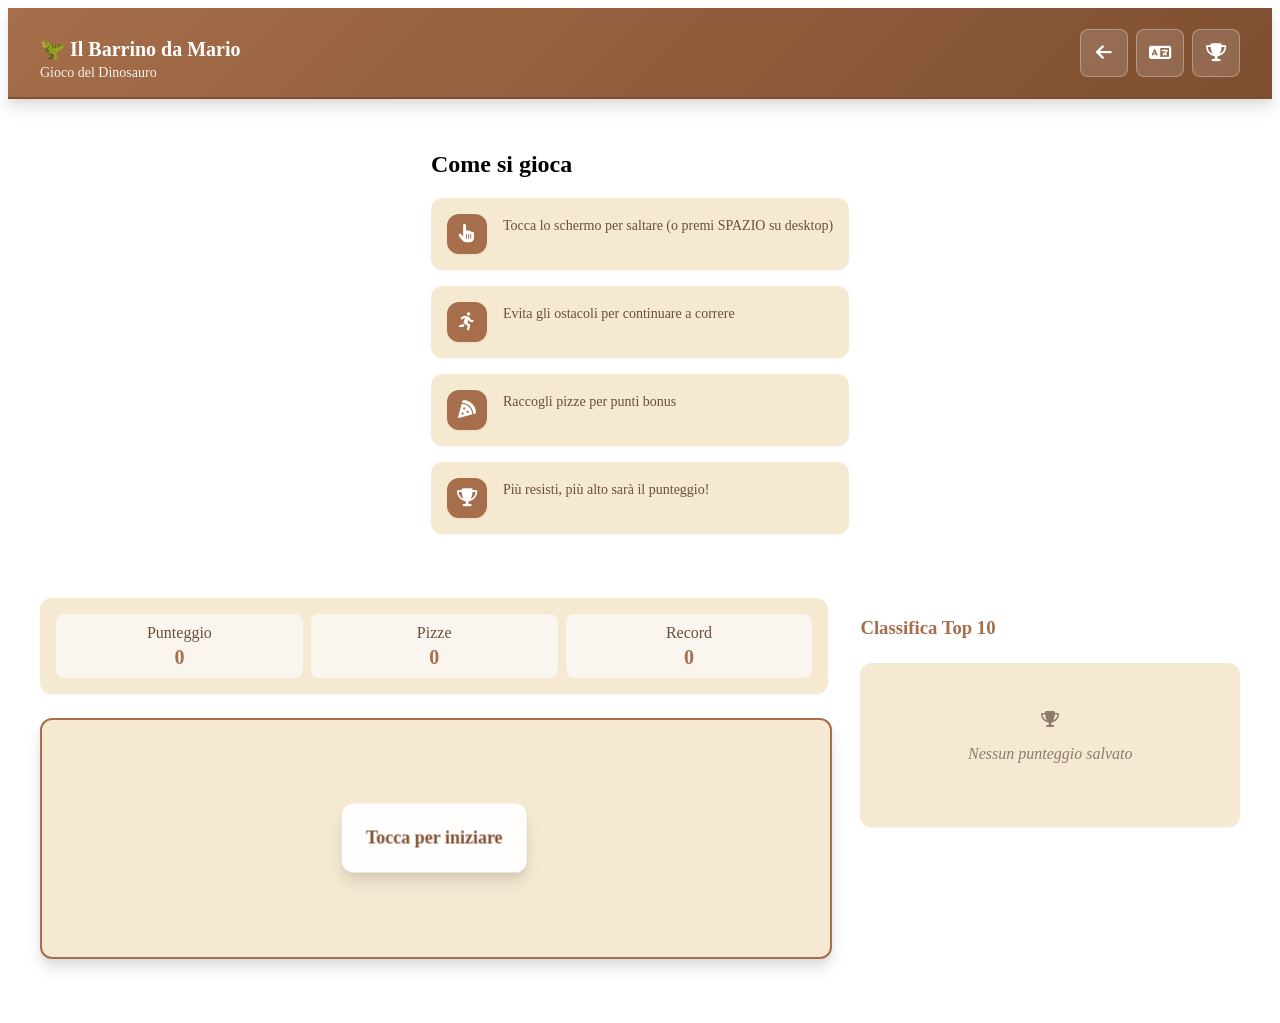
<file: gioco.html>
<!doctype html>
<html lang="it">
<head>
  <meta charset="utf-8" />
  <meta name="viewport" content="width=device-width, initial-scale=1, maximum-scale=1, user-scalable=no" />
  <meta name="theme-color" content="#A66E4A" />
  <meta name="mobile-web-app-capable" content="yes" />
  <meta name="apple-mobile-web-app-status-bar-style" content="black-translucent" />

  <title>Il Barrino da Mario • Gioco del Dinosauro</title>
  <meta name="description" content="Gioco del Dinosauro: salta gli ostacoli, raccogli pizze e scala la classifica del Barrino da Mario." />

  <!-- Styles -->
  <link rel="stylesheet" href="src/css/variables.css" />
  <link rel="stylesheet" href="src/css/game.css" />
  <link rel="stylesheet" href="src/css/responsive.css" />

  <!-- Icons -->
  <link rel="preconnect" href="https://cdnjs.cloudflare.com" crossorigin />
  <link rel="stylesheet" href="https://cdnjs.cloudflare.com/ajax/libs/font-awesome/6.4.0/css/all.min.css" />

  <!-- App scripts (defer) -->
  <script src="src/js/core/translationService.js" defer></script>
  <script src="src/js/features/game.js" defer></script>
</head>

<body class="game-page">
  <a class="sr-only sr-only-focusable" href="#game-main">Vai al gioco</a>

  <!-- Loading -->
  <div class="loading-screen" id="loading-screen" aria-label="Caricamento" role="status">
    <div class="loading-spinner" aria-hidden="true"></div>
  </div>

  <!-- App shell -->
  <div class="game-container" id="game-container">
    <!-- Header / Navbar -->
    <header class="game-header" role="banner">
      <div class="game-header-content">
        <div class="game-logo" aria-label="Titolo gioco">
          <h1>🦖 Il Barrino da Mario</h1>
          <p id="game-subtitle">Gioco del Dinosauro</p>
        </div>

        <!-- IMPORTANT: questi sono i 3 tasti navbar (ID usati dal JS) -->
        <nav class="game-controls" aria-label="Navigazione gioco">
          <button class="btn btn-secondary btn-icon" id="btn-back-menu" type="button" aria-label="Torna al menu principale">
            <i class="fas fa-arrow-left" aria-hidden="true"></i>
          </button>

          <button class="btn btn-secondary btn-icon" id="btn-language" type="button" aria-label="Cambia lingua">
            <i class="fas fa-language" aria-hidden="true"></i>
          </button>

          <button class="btn btn-secondary btn-icon" id="btn-leaderboard" type="button" aria-label="Visualizza classifica">
            <i class="fas fa-trophy" aria-hidden="true"></i>
          </button>
        </nav>
      </div>
    </header>

    <!-- Instructions -->
    <section class="game-instructions" aria-labelledby="instructions-title">
      <h2 id="instructions-title">Come si gioca</h2>

      <div class="instructions-grid" role="list">
        <article class="instruction-item" role="listitem">
          <div class="instruction-icon" aria-hidden="true"><i class="fas fa-hand-pointer"></i></div>
          <p id="instruction-tap">Tocca lo schermo per saltare (o premi SPAZIO su desktop)</p>
        </article>

        <article class="instruction-item" role="listitem">
          <div class="instruction-icon" aria-hidden="true"><i class="fas fa-running"></i></div>
          <p id="instruction-avoid">Evita gli ostacoli per continuare a correre</p>
        </article>

        <article class="instruction-item" role="listitem">
          <div class="instruction-icon" aria-hidden="true"><i class="fas fa-pizza-slice"></i></div>
          <p id="instruction-collect">Raccogli pizze per punti bonus</p>
        </article>

        <article class="instruction-item" role="listitem">
          <div class="instruction-icon" aria-hidden="true"><i class="fas fa-trophy"></i></div>
          <p id="instruction-score">Più resisti, più alto sarà il punteggio!</p>
        </article>
      </div>
    </section>

    <!-- Main -->
    <main class="game-area" id="game-main">
      <div class="game-layout">
        <!-- Game play -->
        <section class="game-play" aria-labelledby="game-title">
          <h2 class="sr-only" id="game-title">Area di gioco</h2>

          <!-- Stats -->
          <div class="game-stats" role="region" aria-label="Statistiche di gioco">
            <div class="stat-item">
              <span id="label-score">Punteggio</span>
              <span class="stat-value" id="score" aria-live="polite">0</span>
            </div>

            <div class="stat-item">
              <span id="label-pizzas">Pizze</span>
              <span class="stat-value" id="pizzas" aria-live="polite">0</span>
            </div>

            <div class="stat-item">
              <span id="label-best">Record</span>
              <span class="stat-value" id="best-score" aria-live="polite">0</span>
            </div>
          </div>

          <!-- Canvas -->
          <div class="game-canvas-container">
            <canvas id="gameCanvas" width="1000" height="300" role="img" aria-label="Canvas del gioco"></canvas>

            <div class="game-controls-text" id="game-controls-text" aria-hidden="true">
              <span id="start-prompt">Tocca per iniziare</span>
            </div>
          </div>
        </section>

        <!-- Sidebar leaderboard preview -->
        <aside class="game-sidebar" aria-label="Classifica Top 10">
          <section class="leaderboard-section" aria-labelledby="leaderboard-title">
            <h3 id="leaderboard-title">Classifica Top 10</h3>

            <div class="leaderboard-container">
              <ul class="leaderboard-list" id="leaderboard-list" role="list">
                <li class="no-scores-game">
                  <i class="fas fa-trophy" aria-hidden="true"></i>
                  <p id="no-scores-text">Nessun punteggio salvato</p>
                </li>
              </ul>
            </div>
          </section>
        </aside>
      </div>
    </main>
  </div>

  <!-- Game over modal -->
  <dialog class="game-over-modal" id="game-over-modal" role="dialog" aria-modal="true" aria-labelledby="game-over-title">
    <div class="game-over-content">
      <h2 id="game-over-title">Game Over!</h2>
      <p id="game-over-message">Punteggio finale</p>
      <div class="final-score" id="final-score" aria-live="assertive">0</div>

      <!-- Save score -->
      <form class="save-score-section" id="save-score-section" aria-labelledby="save-score-title">
        <h3 class="sr-only" id="save-score-title">Salva il tuo punteggio</h3>

        <label for="player-name" id="label-player-name">Il tuo nome:</label>
        <input
          id="player-name"
          name="player-name"
          type="text"
          maxlength="20"
          autocomplete="off"
          placeholder="Inserisci nome..."
          aria-required="true"
        />

        <button class="btn btn-secondary" id="use-random-name" type="button">
          <i class="fas fa-dice" aria-hidden="true"></i>
          <span id="random-name-text">Nome casuale</span>
        </button>

        <div class="save-score-actions">
          <button class="btn btn-primary" id="save-score-btn" type="button">
            <i class="fas fa-save" aria-hidden="true"></i>
            <span id="save-score-text">Salva</span>
          </button>

          <button class="btn btn-secondary" id="skip-save-btn" type="button">
            <span id="skip-save-text">Salta</span>
          </button>
        </div>
      </form>

      <div class="game-over-actions">
        <button class="btn btn-primary" id="restartBtn" type="button">
          <i class="fas fa-redo" aria-hidden="true"></i>
          <span id="restart-text">Riprova</span>
        </button>

        <button class="btn btn-secondary" id="view-leaderboard-btn" type="button">
          <i class="fas fa-trophy" aria-hidden="true"></i>
          <span id="view-leaderboard-text">Classifica</span>
        </button>
      </div>
    </div>
  </dialog>

  <!-- Language selector modal -->
  <dialog class="language-selector hidden" id="language-selector" role="dialog" aria-modal="true" aria-labelledby="language-title">
    <div class="language-selector-content">
      <header class="language-selector-header">
        <h3 id="language-title">Seleziona lingua</h3>
        <button class="btn btn-icon close-btn" id="close-language-btn" type="button" aria-label="Chiudi selezione lingua">
          <i class="fas fa-times" aria-hidden="true"></i>
        </button>
      </header>

      <div class="language-selector-body" id="language-options">
        <!-- Popolato da JS -->
      </div>
    </div>
  </dialog>

  <!-- Full leaderboard modal -->
  <dialog class="modal leaderboard-modal hidden" id="leaderboard-modal" role="dialog" aria-modal="true" aria-labelledby="modal-leaderboard-title">
    <div class="modal-content">
      <header class="modal-header">
        <h3 id="modal-leaderboard-title">Classifica completa</h3>
        <button class="btn btn-icon close-btn" id="close-leaderboard-modal" type="button" aria-label="Chiudi classifica">
          <i class="fas fa-times" aria-hidden="true"></i>
        </button>
      </header>

      <div class="modal-body">
        <div class="leaderboard-container">
          <ul class="leaderboard-list" id="modal-leaderboard-list" role="list">
            <li class="no-scores">
              <i class="fas fa-trophy" aria-hidden="true"></i>
              <p>Nessun punteggio salvato</p>
            </li>
          </ul>
        </div>

        <div class="modal-footer">
          <button class="btn btn-primary" id="play-again-btn" type="button">
            <i class="fas fa-play" aria-hidden="true"></i>
            <span>Gioca ancora</span>
          </button>
        </div>
      </div>
    </div>
  </dialog>

  <noscript>
    <div class="noscript">
      Questo gioco richiede JavaScript attivo.
    </div>
  </noscript>
</body>
</html>
</file>
<file: src/css/variables.css>
/* CSS Variables - Warm Light Beige Palette */
:root {
  /* ——————————————————————————————————————————————————————————————————————————————
     Core Brand Colors
     —————————————————————————————————————————————————————————————————————————————— */
  --color-primary:       #A66E4A; /* terracotta scuro */
  --color-primary-light: #C09070; /* terracotta chiaro */
  --color-primary-dark:  #7D4E30; /* terracotta profondo */
  
  --color-secondary:     #F5E9D2; /* crema tenue */
  --color-accent:        #E8B588; /* pesca morbida */

  /* ——————————————————————————————————————————————————————————————————————————————
     Background & Surface
     —————————————————————————————————————————————————————————————————————————————— */
  --color-background:         #FAF5EE; /* beige chiaro */
  --color-background-dark:    #724200; /* fondo scuro eventuale */
  
  --color-surface:            #F5E9D2; /* superficie principale */
  --color-surface-elevated:   #FFFFFF; /* superfici elevate */
  --color-surface-hover:      #EFE4D0; /* hover sui surface */

  /* ——————————————————————————————————————————————————————————————————————————————
     Text Palette
     —————————————————————————————————————————————————————————————————————————————— */
  --color-text:        #4A3022; /* marrone scuro */
  --color-text-light:  #6B4F3A; /* marrone medio */
  --color-text-muted:  #8D7C6D; /* taupe morbido */
  --color-text-inverse: #FFFFFF; /* testo su sfondo scuro */

  /* ——————————————————————————————————————————————————————————————————————————————
     Status Indicators
     —————————————————————————————————————————————————————————————————————————————— */
  --color-success:       #6A9A46; /* verde caldo */
  --color-success-light: #D9EAD3; /* verde chiaro */

  --color-warning:       #E4A76C; /* ambra calda */
  --color-warning-light: #F5E1C9; /* ambra chiaro */

  --color-error:         #D9574F; /* rosso ruggine */
  --color-error-light:   #F4C8C6; /* rosa cipria */

  --color-info:          #1390CE; /* azzurro tenue */
  --color-info-light:    #DCEEF7; /* azzurro chiarissimo */

  /* ——————————————————————————————————————————————————————————————————————————————
     Borders & Dividers
     —————————————————————————————————————————————————————————————————————————————— */
  --color-border:       #E5D7C1; /* beige medio */
  --color-border-light: #EFE4D0; /* beige chiaro */
  --color-border-dark:  #C4B39A; /* marrone chiaro */

  /* ——————————————————————————————————————————————————————————————————————————————
     Interactive States
     —————————————————————————————————————————————————————————————————————————————— */
  --color-hover:  var(--color-surface-hover);
  --color-active: var(--color-primary-light);
  --color-focus:  var(--color-primary);

  /* ——————————————————————————————————————————————————————————————————————————————
     Game & Admin Theming
     —————————————————————————————————————————————————————————————————————————————— */
  --color-game-primary:   var(--color-primary);
  --color-game-secondary: var(--color-secondary);
  --color-game-accent:     #F39C12; /* arancio vibrante */
  --color-game-danger:     var(--color-error);

  --color-admin-primary:   #7A6E65; /* grigio taupe caldo */
  --color-admin-secondary: #8D7C6D; /* taupe morbido */
  --color-admin-accent:    var(--color-accent);

  /* ——————————————————————————————————————————————————————————————————————————————
     Spacing Scale
     —————————————————————————————————————————————————————————————————————————————— */
  --spacing-xs:  0.25rem;
  --spacing-sm:  0.5rem;
  --spacing-md:  1rem;
  --spacing-lg:  1.5rem;
  --spacing-xl:  2rem;
  --spacing-2xl: 3rem;
  --spacing-3xl: 4rem;

  /* ——————————————————————————————————————————————————————————————————————————————
     Typography
     —————————————————————————————————————————————————————————————————————————————— */
  --font-family:       'Inter', -apple-system, BlinkMacSystemFont, 'Segoe UI', Roboto, sans-serif;
  --font-size-xs:      0.75rem;
  --font-size-sm:      0.875rem;
  --font-size-base:    1rem;
  --font-size-lg:      1.125rem;
  --font-size-xl:      1.25rem;
  --font-size-2xl:     1.5rem;
  --font-size-3xl:     1.875rem;
  --font-size-4xl:     2.25rem;

  --font-weight-light:   300;
  --font-weight-normal:  400;
  --font-weight-medium:  500;
  --font-weight-semibold:600;
  --font-weight-bold:    700;

  --line-height-tight:   1.2;
  --line-height-normal:  1.5;
  --line-height-relaxed: 1.75;

  /* ——————————————————————————————————————————————————————————————————————————————
     Borders & Shadows
     —————————————————————————————————————————————————————————————————————————————— */
  --border-radius-sm:   0.375rem;
  --border-radius-md:   0.5rem;
  --border-radius-lg:   0.75rem;
  --border-radius-xl:   1rem;
  --border-radius-full: 9999px;

  --border-width:       1px;

  --shadow-sm:  0 1px 2px rgba(0, 0, 0, 0.05);
  --shadow-md:  0 4px 6px rgba(0, 0, 0, 0.1), 0 2px 4px rgba(0, 0, 0, 0.06);
  --shadow-lg:  0 10px 15px rgba(0, 0, 0, 0.1), 0 4px 6px rgba(0, 0, 0, 0.05);
  --shadow-xl:  0 20px 25px rgba(0, 0, 0, 0.1), 0 10px 10px rgba(0, 0, 0, 0.04);

  /* ——————————————————————————————————————————————————————————————————————————————
     Transitions & Z-Index
     —————————————————————————————————————————————————————————————————————————————— */
  --transition-fast:    150ms ease-in-out;
  --transition-normal:  250ms ease-in-out;
  --transition-slow:    350ms ease-in-out;

  --z-dropdown:           1000;
  --z-sticky:             1020;
  --z-fixed:              1030;
  --z-modal-backdrop:     1040;
  --z-modal:              1050;
  --z-popover:            1060;
  --z-tooltip:            1070;
  --z-toast:              1080;

  /* ——————————————————————————————————————————————————————————————————————————————
     Layout & Breakpoints
     —————————————————————————————————————————————————————————————————————————————— */
  --container-max-width:  1200px;
  --header-height:        80px;
  --sidebar-width:        280px;

  --breakpoint-sm:  640px;
  --breakpoint-md:  768px;
  --breakpoint-lg: 1024px;
  --breakpoint-xl: 1280px;
  --breakpoint-2xl:1536px;

  /* ——————————————————————————————————————————————————————————————————————————————
     Compatibility aliases (do not change palette)
     These variables are referenced in legacy CSS; keep them mapped to the existing design tokens.
     —————————————————————————————————————————————————————————————————————————————— */
  --border-color:        var(--color-border);
  --border-color-light:  var(--color-border-light);
  --border-color-dark:   var(--color-border-dark);

  --color-text-primary:   var(--color-text);
  --color-text-secondary: var(--color-text-light);

  --radius-sm: var(--border-radius-sm);
  --radius-lg: var(--border-radius-lg);
}

/* Component-specific custom properties */
:root {
  /* Buttons */
  --btn-padding-sm: var(--spacing-xs) var(--spacing-sm);
  --btn-padding-md: var(--spacing-sm) var(--spacing-md);
  --btn-padding-lg: var(--spacing-md) var(--spacing-lg);

  /* Cards */
  --card-padding:       var(--spacing-lg);
  --card-border-radius: var(--border-radius-lg);
  --card-shadow:        var(--shadow-md);

  /* Modals */
  --modal-backdrop:      rgba(0, 0, 0, 0.5);
  --modal-border-radius: var(--border-radius-xl);
  --modal-padding:       var(--spacing-xl);

  /* Forms */
  --input-height:            2.75rem;
  --input-padding:           var(--spacing-sm) var(--spacing-md);
  --input-border-radius:     var(--border-radius-md);
  --input-border-color:      var(--color-border);
  --input-focus-border-color:var(--color-primary);
  --input-focus-ring:        0 0 0 3px rgba(166, 110, 74, 0.2);

  /* Loading spinner */
  --loading-spinner-size:   2rem;
  --loading-spinner-border: 3px;

  /* Game-specific */
  --game-canvas-border:        2px solid var(--color-primary);
  --game-canvas-border-radius: var(--border-radius-lg);
  --game-stats-height:         60px;

  /* Admin-specific */
  --admin-sidebar-width: 280px;
  --admin-header-height: 70px;
  --admin-nav-height:    60px;
}
</file>
<file: src/css/game.css>
/* Game Body */
.game-body {
  background-color: var(--color-background);
  font-family: var(--font-family);
  min-height: 100vh;
  overflow-x: hidden;
}

/* Game Container */
.game-container {
  min-height: 100vh;
  display: flex;
  flex-direction: column;
}

/* Game Header */
.game-header {
  background-color: var(--color-primary);
  color: var(--color-text-inverse);
  box-shadow: var(--shadow-md);
  position: sticky;
  top: 0;
  z-index: var(--z-sticky);
  border-bottom: 2px solid var(--color-primary-dark);
}

.game-header-content {
  display: flex;
  align-items: center;
  justify-content: space-between;
  padding: var(--spacing-md) var(--spacing-lg);
  max-width: var(--container-max-width);
  margin: 0 auto;
}

.game-logo h1 {
  font-size: var(--font-size-xl);
  margin-bottom: var(--spacing-xs);
}

.game-logo p {
  font-size: var(--font-size-sm);
  opacity: 0.9;
  margin: 0;
}

.game-controls {
  display: flex;
  align-items: center;
  gap: var(--spacing-sm);
}

/* Language Selector */
.language-selector {
  position: fixed;
  top: 0;
  left: 0;
  right: 0;
  bottom: 0;
  background-color: var(--modal-backdrop);
  display: flex;
  align-items: center;
  justify-content: center;
  z-index: var(--z-modal);
  padding: var(--spacing-md);
}

.language-selector.hidden {
  display: none;
}

.language-selector-content {
  background-color: var(--color-surface);
  border-radius: var(--border-radius-xl);
  box-shadow: var(--shadow-xl);
  max-width: 600px;
  width: 100%;
  max-height: 80vh;
  overflow: hidden;
}

.language-selector-header {
  display: flex;
  align-items: center;
  justify-content: space-between;
  padding: var(--spacing-lg);
  border-bottom: var(--border-width) solid var(--border-color);
  background-color: var(--color-background);
}

.language-selector-header h3 {
  color: var(--color-primary);
  margin: 0;
}

/* Game Instructions */
.game-instructions {
  padding: var(--spacing-xl) var(--spacing-lg);
  max-width: var(--container-max-width);
  margin: 0 auto;
}

.game-instructions h3 {
  text-align: center;
  color: var(--color-primary);
  margin-bottom: var(--spacing-lg);
}

.instructions-grid {
  display: grid;
  grid-template-columns: repeat(auto-fit, minmax(240px, 1fr));
  gap: var(--spacing-md);
  align-items: stretch;
}

.instruction-item {
  display: flex;
  align-items: flex-start;
  gap: var(--spacing-md);
  padding: var(--spacing-md);
  background-color: var(--color-surface);
  border-radius: var(--border-radius-lg);
  box-shadow: var(--shadow-sm);
  transition: all var(--transition-fast);
}

.instruction-item:hover {
  box-shadow: var(--shadow-md);
  transform: translateY(-1px);
}

.instruction-icon {
  display: flex;
  align-items: center;
  justify-content: center;
  width: 40px;
  height: 40px;
  background-color: var(--color-primary);
  color: var(--color-text-inverse);
  border-radius: var(--border-radius-lg);
  font-size: var(--font-size-lg);
  flex-shrink: 0;
  box-shadow: var(--shadow-sm);
}

.instruction-item p {
  margin: 0;
  color: var(--color-text-light);
  font-size: var(--font-size-sm);
  line-height: var(--line-height-relaxed);
}

/* Game Area */
.game-area {
  flex: 1;
  padding: var(--spacing-xl) var(--spacing-lg);
  max-width: var(--container-max-width);
  margin: 0 auto;
  width: 100%;
}

/* Layout - Mobile First */
.game-layout {
  display: flex;
  flex-direction: column;
  gap: var(--spacing-xl);
  width: 100%;
}

.game-play {
  width: 100%;
  min-width: 0;
}

.game-sidebar {
  width: 100%;
  min-width: 0;
}

.game-stats {
  display: grid;
  grid-template-columns: 1fr;
  gap: var(--spacing-sm);
  margin-bottom: var(--spacing-lg);
  padding: var(--spacing-md);
  background-color: var(--color-surface);
  border-radius: var(--border-radius-lg);
  box-shadow: var(--shadow-sm);
}

.stat-item {
  display: flex;
  justify-content: space-between;
  align-items: center;
  padding: var(--spacing-sm);
  min-height: 48px;
  background-color: var(--color-background);
  border-radius: var(--border-radius-md);
  transition: all var(--transition-fast);
}

.stat-item span:first-child {
  font-size: var(--font-size-base);
  color: var(--color-text-light);
  font-weight: var(--font-weight-medium);
}

.stat-value {
  font-size: var(--font-size-xl);
  font-weight: var(--font-weight-bold);
  color: var(--color-primary);
}

.game-canvas-container {
  position: relative;
  width: 100%;
  margin: 0 auto;
  margin-bottom: var(--spacing-lg);
  aspect-ratio: 10 / 3;
  max-height: 50vh;
}

#gameCanvas {
  border: var(--game-canvas-border);
  border-radius: var(--game-canvas-border-radius);
  background-color: var(--color-surface);
  box-shadow: var(--shadow-lg);
  width: 100%;
  height: 100%;
  display: block;
  touch-action: manipulation;
  user-select: none;
}

.game-controls-text {
  position: absolute;
  top: 50%;
  left: 50%;
  transform: translate(-50%, -50%);
  color: var(--color-primary-dark);
  font-size: var(--font-size-lg);
  font-weight: var(--font-weight-bold);
  text-align: center;
  pointer-events: none;
  background: rgba(255, 255, 255, 0.95);
  padding: var(--spacing-lg);
  border-radius: var(--border-radius-lg);
  box-shadow: var(--shadow-lg);
  backdrop-filter: blur(8px);
  max-width: 80%;
}

/* Game Over Modal */
.game-over-modal {
  position: fixed;
  top: 0;
  left: 0;
  right: 0;
  bottom: 0;
  background-color: var(--modal-backdrop);
  display: flex;
  align-items: center;
  justify-content: center;
  z-index: var(--z-modal);
  opacity: 0;
  visibility: hidden;
  pointer-events: none;
  transition: all var(--transition-normal);
  padding: var(--spacing-md);
  backdrop-filter: blur(2px);
}

.game-over-modal.show {
  opacity: 1;
  visibility: visible;
  pointer-events: auto;
}

.game-over-content {
  background-color: var(--color-surface);
  border-radius: var(--border-radius-xl);
  box-shadow: var(--shadow-xl);
  padding: var(--spacing-2xl);
  text-align: center;
  max-width: 500px;
  width: 100%;
  transform: scale(0.95) translateY(20px);
  transition: all var(--transition-normal);
  opacity: 0;
}

.game-over-modal.show .game-over-content {
  transform: scale(1) translateY(0);
  opacity: 1;
}

.game-over-content h2 {
  color: var(--color-primary);
  font-size: var(--font-size-2xl);
  margin-bottom: var(--spacing-md);
}

.game-over-content p {
  color: var(--color-text-light);
  margin-bottom: var(--spacing-sm);
}

.final-score {
  font-size: var(--font-size-3xl);
  font-weight: var(--font-weight-bold);
  color: var(--color-primary-dark);
  margin-bottom: var(--spacing-xl);
  text-shadow: 0 2px 4px rgba(139, 69, 19, 0.2);
}

/* Save Score Section */
.save-score-section {
  margin-bottom: var(--spacing-xl);
  padding: var(--spacing-lg);
  background-color: var(--color-background);
  border-radius: var(--border-radius-lg);
  text-align: left;
}

.save-score-section label {
  display: block;
  font-weight: var(--font-weight-medium);
  color: var(--color-text);
  margin-bottom: var(--spacing-sm);
}

.save-score-section input {
  width: 100%;
  padding: var(--spacing-sm) var(--spacing-md);
  border: var(--border-width) solid var(--border-color);
  border-radius: var(--border-radius-md);
  font-size: var(--font-size-base);
  margin-bottom: var(--spacing-md);
  transition: all var(--transition-fast);
}

.save-score-section input:focus-visible {
  outline: none;
  border-color: var(--color-primary);
  box-shadow: 0 0 0 2px rgba(139, 69, 19, 0.1);
}

.random-name-btn {
  display: block;
  width: 100%;
  padding: var(--spacing-sm);
  background-color: var(--color-secondary);
  color: var(--color-primary);
  border: var(--border-width) solid var(--color-primary);
  border-radius: var(--border-radius-md);
  font-size: var(--font-size-sm);
  cursor: pointer;
  transition: all var(--transition-fast);
  margin-bottom: var(--spacing-md);
}

.random-name-btn:hover {
  background-color: var(--color-primary);
  color: white;
}

.save-score-actions {
  display: flex;
  gap: var(--spacing-sm);
}

.save-score-actions .btn {
  flex: 1;
}

/* Game Over Actions */
.game-over-actions {
  display: flex;
  justify-content: center;
  gap: var(--spacing-md);
}

/* Leaderboard Section */
.leaderboard-section {
  padding: 0;
  margin: 0;
}

.leaderboard-section h3 {
  text-align: center;
  color: var(--color-primary);
  margin-bottom: var(--spacing-lg);
}

.leaderboard-container {
  background-color: var(--color-surface);
  border-radius: var(--border-radius-lg);
  box-shadow: var(--shadow-sm);
  overflow: hidden;
}

.leaderboard-list {
  list-style: none;
  margin: 0;
  padding: 0;
}

.leaderboard-entry,
.game-leaderboard-entry {
  display: grid;
  grid-template-columns: 50px 1fr auto auto;
  gap: var(--spacing-md);
  align-items: center;
  padding: var(--spacing-md) var(--spacing-lg);
  border-bottom: var(--border-width) solid var(--border-color-light);
  transition: background-color var(--transition-fast);
}

/* Desktop Layout - Progressive Enhancement */
@media (min-width: 1024px) {
  .game-layout {
    flex-direction: row;
    align-items: flex-start;
  }

  .game-play {
    flex: 1.35;
  }

  .game-sidebar {
    flex: 0.65;
    max-width: 400px;
  }

  .game-stats {
    grid-template-columns: repeat(3, 1fr);
  }

  .stat-item {
    flex-direction: column;
    text-align: center;
    justify-content: center;
  }

  .stat-item span:first-child {
    margin-bottom: var(--spacing-xs);
  }

  .game-canvas-container {
    max-height: none;
  }

  .leaderboard-section h3 {
    text-align: left;
  }
}

/* Tablet Adjustments */
@media (min-width: 768px) and (max-width: 1023px) {
  .game-stats {
    grid-template-columns: repeat(3, 1fr);
  }

  .stat-item {
    flex-direction: column;
    text-align: center;
    justify-content: center;
  }

  .stat-item span:first-child {
    margin-bottom: var(--spacing-xs);
  }

  .instructions-grid {
    grid-template-columns: repeat(2, 1fr);
  }
}

.leaderboard-entry:hover,
.game-leaderboard-entry:hover {
  background-color: var(--color-background);
  transition: all var(--transition-fast);
}

.leaderboard-entry:last-child,
.game-leaderboard-entry:last-child {
  border-bottom: none;
}

.leaderboard-entry .rank,
.game-leaderboard-entry .rank {
  font-weight: var(--font-weight-bold);
  color: var(--color-primary);
  text-align: center;
}

.leaderboard-entry .name,
.game-leaderboard-entry .name {
  font-weight: var(--font-weight-medium);
  color: var(--color-text);
}

.leaderboard-entry .score,
.game-leaderboard-entry .score {
  font-weight: var(--font-weight-bold);
  color: var(--color-primary-dark);
}

.leaderboard-entry .date,
.game-leaderboard-entry .date {
  font-size: var(--font-size-sm);
  color: var(--color-text-muted);
}

/* Top 3 Styling */
.leaderboard-entry.top-1,
.game-leaderboard-entry.top-1 {
  background-color: rgba(255, 215, 0, 0.1);
}

.leaderboard-entry.top-1 .rank,
.game-leaderboard-entry.top-1 .rank {
  color: #FFD700;
}

.leaderboard-entry.top-2,
.game-leaderboard-entry.top-2 {
  background-color: rgba(192, 192, 192, 0.1);
}

.leaderboard-entry.top-2 .rank,
.game-leaderboard-entry.top-2 .rank {
  color: #C0C0C0;
}

.leaderboard-entry.top-3,
.game-leaderboard-entry.top-3 {
  background-color: rgba(205, 127, 50, 0.1);
}

.leaderboard-entry.top-3 .rank,
.game-leaderboard-entry.top-3 .rank {
  color: #CD7F32;
}

/* No Scores */
.no-scores,
.no-scores-game {
  text-align: center;
  padding: var(--spacing-2xl);
  color: var(--color-text-muted);
  font-style: italic;
}

.no-scores i {
  font-size: var(--font-size-2xl);
  margin-bottom: var(--spacing-md);
  opacity: 0.5;
}

/* Leaderboard Modal */
.leaderboard-modal .modal-content {
  max-width: 600px;
}

.leaderboard-modal .modal-body {
  padding: 0;
}

.leaderboard-modal .leaderboard-list {
  max-height: 400px;
  overflow-y: auto;
}

.leaderboard-modal .modal-actions {
  padding: var(--spacing-lg);
  text-align: center;
  border-top: var(--border-width) solid var(--border-color);
}

/* Mobile Specific Optimizations */
@media (max-width: 767px) {
  .game-header-content {
    padding: var(--spacing-sm) var(--spacing-md);
  }

  .game-logo h1 {
    font-size: var(--font-size-lg);
  }

  .game-logo p {
    font-size: var(--font-size-xs);
  }

  .game-controls {
    gap: var(--spacing-xs);
  }

  .instructions-grid {
    grid-template-columns: 1fr;
  }

  .game-over-content {
    padding: var(--spacing-lg);
  }

  .save-score-actions,
  .game-over-actions {
    flex-direction: column;
  }

  .leaderboard-entry,
  .game-leaderboard-entry {
    grid-template-columns: 48px 1fr auto;
    gap: var(--spacing-sm);
    padding: var(--spacing-md);
  }

  .leaderboard-entry .date,
  .game-leaderboard-entry .date {
    display: none;
  }
}

/* Portrait Mode Optimizations */
@media (orientation: portrait) and (max-width: 768px) {
  .game-canvas-container {
    max-height: 40vh;
  }

  .game-controls-text {
    font-size: var(--font-size-base);
    padding: var(--spacing-md);
  }
}

/* Landscape Mode Optimizations */
@media (orientation: landscape) and (max-height: 600px) {
  .game-header-content {
    padding: var(--spacing-sm) var(--spacing-md);
  }

  .game-instructions {
    padding: var(--spacing-md) var(--spacing-md);
  }

  .instructions-grid {
    grid-template-columns: repeat(4, 1fr);
    gap: var(--spacing-sm);
  }

  .instruction-item {
    padding: var(--spacing-sm);
    flex-direction: column;
    text-align: center;
  }

  .instruction-icon {
    width: 32px;
    height: 32px;
    font-size: var(--font-size-base);
  }

  .instruction-item p {
    font-size: var(--font-size-xs);
  }

  .game-area {
    padding: var(--spacing-md) var(--spacing-md);
  }

  .game-canvas-container {
    max-height: 55vh;
  }
}

/* Touch Device Optimizations */
@media (hover: none) and (pointer: coarse) {
  .btn {
    min-height: 48px;
  }

  .btn-icon {
    min-width: 48px;
    min-height: 48px;
  }

  .close-btn {
    min-width: 48px;
    min-height: 48px;
  }

  #gameCanvas {
    cursor: pointer;
  }

  .game-controls-text {
    font-size: var(--font-size-base);
    padding: var(--spacing-md);
  }
}

/* Ottimizzazioni per dispositivi ad alta densità */
@media (-webkit-min-device-pixel-ratio: 2), (min-resolution: 192dpi) {
  #gameCanvas {
    image-rendering: -webkit-optimize-contrast;
    image-rendering: crisp-edges;
  }
}

/* Riduce le animazioni per dispositivi con prestazioni limitate */
@media (prefers-reduced-motion: reduce) {
  .btn,
  .btn-primary,
  .btn-secondary,
  .btn-icon,
  .close-btn,
  .random-name-btn,
  .btn-back-menu,
  .instruction-item,
  .leaderboard-entry,
  .game-leaderboard-entry,
  #gameCanvas {
    transition: none !important;
  }

  .btn::before,
  .btn-icon::before,
  .close-btn::before,
  .random-name-btn::before,
  .language-selector-body button::before,
  .language-selector-body .lang-option::before {
    transition: none !important;
  }

  .btn:hover:not(:disabled),
  .btn-primary:hover:not(:disabled),
  .btn-secondary:hover:not(:disabled),
  .btn-icon:hover,
  .close-btn:hover,
  .random-name-btn:hover,
  .instruction-item:hover,
  .game-controls .btn:hover {
    transform: none;
  }

  .btn:active,
  .btn-primary:active,
  .btn-secondary:active,
  .btn-icon:active,
  .close-btn:active,
  .random-name-btn:active,
  .instruction-item:active,
  .leaderboard-entry:active,
  .game-leaderboard-entry:active,
  .game-controls .btn:active,
  #gameCanvas:active {
    transform: none !important;
  }

  .game-over-content {
    transition: none !important;
  }

  .game-over-modal {
    transition: none !important;
  }
}

/* Language Selector Body */
.language-selector-body {
  background-color: var(--color-surface);
  padding: var(--spacing-xl);
  border-radius: var(--border-radius-lg);
  max-width: 500px;
  width: 90%;
  max-height: 80vh;
  overflow-y: auto;
  box-shadow: var(--shadow-xl);
  position: relative;
}

.language-selector-body h3 {
  margin-top: 0;
  margin-bottom: var(--spacing-lg);
  color: var(--color-text-primary);
  text-align: center;
}

@media (max-width: 768px) {
  .language-selector-body {
    width: 95%;
    padding: var(--spacing-lg);
  }
}
/* Pulsante Torna al Menù migliorato */
.btn-back-menu {
  font-weight: 600;
  padding: var(--spacing-sm) var(--spacing-lg);
  box-shadow: var(--shadow-md);
  transition: all var(--transition-normal);
}

.btn-back-menu:hover {
  transform: translateY(-2px);
  box-shadow: var(--shadow-lg);
}

.btn-back-menu i {
  margin-right: var(--spacing-xs);
}

@media (max-width: 768px) {
  .btn-back-menu {
    padding: var(--spacing-sm);
  }
  
  .btn-back-menu span {
    display: none;
  }
  
  .btn-back-menu i {
    margin-right: 0;
  }
}
/* ====================================== */
/* BUTTONS - Base Styles */
/* ====================================== */

.btn {
    display: inline-flex;
    align-items: center;
    justify-content: center;
    gap: var(--spacing-xs);
    padding: var(--btn-padding-md);
    font-family: var(--font-family);
    font-size: var(--font-size-base);
    font-weight: var(--font-weight-medium);
    line-height: 1;
    text-decoration: none;
    border: var(--border-width) solid transparent;
    border-radius: var(--border-radius-md);
    cursor: pointer;
    transition: all var(--transition-fast);
    user-select: none;
    white-space: nowrap;
}

.btn:focus-visible {
    outline: 2px solid var(--color-primary);
    outline-offset: 2px;
}

.btn:disabled {
    opacity: 0.5;
    cursor: not-allowed;
    pointer-events: none;
}

/* Button Variants */
.btn-primary {
    background-color: var(--color-primary);
    color: var(--color-text-inverse);
    border-color: var(--color-primary);
}

.btn-primary:hover:not(:disabled) {
    background-color: var(--color-primary-dark);
    border-color: var(--color-primary-dark);
    transform: translateY(-1px);
    box-shadow: var(--shadow-md);
}

.btn-primary:active:not(:disabled) {
    transform: translateY(0);
    box-shadow: var(--shadow-sm);
}

.btn-secondary {
    background-color: var(--color-surface);
    color: var(--color-primary);
    border-color: var(--color-primary);
}

.btn-secondary:hover:not(:disabled) {
    background-color: var(--color-primary);
    color: var(--color-text-inverse);
    transform: translateY(-1px);
    box-shadow: var(--shadow-md);
}

.btn-secondary:active:not(:disabled) {
    transform: translateY(0);
    box-shadow: var(--shadow-sm);
}

/* Icon-only buttons */
.btn-icon {
    padding: var(--spacing-sm);
    min-width: 48px;
    min-height: 48px;
    aspect-ratio: 1;
}

.btn-icon i {
    font-size: var(--font-size-lg);
    margin: 0;
}

/* Button sizes */
.btn-sm {
    padding: var(--btn-padding-sm);
    font-size: var(--font-size-sm);
}

.btn-lg {
    padding: var(--btn-padding-lg);
    font-size: var(--font-size-lg);
}

/* Close button */
.close-btn {
    background: transparent;
    border: none;
    color: var(--color-text-muted);
    padding: var(--spacing-sm);
    min-width: 48px;
    min-height: 48px;
    border-radius: var(--border-radius-md);
    transition: all var(--transition-fast);
}

.close-btn:hover {
    background-color: var(--color-error);
    color: white;
    transform: rotate(90deg);
}

/* ====================================== */
/* GAME HEADER - Miglioramenti */
/* ====================================== */

.game-header {
    background: linear-gradient(135deg, var(--color-primary) 0%, var(--color-primary-dark) 100%);
    box-shadow: var(--shadow-lg);
}

.game-controls {
    display: flex;
    align-items: center;
    gap: var(--spacing-sm);
}

/* Stili specifici per i pulsanti dell'header */
.game-controls .btn {
    background-color: rgba(255, 255, 255, 0.15);
    color: white;
    border-color: rgba(255, 255, 255, 0.3);
    backdrop-filter: blur(10px);
}

.game-controls .btn:hover {
    background-color: rgba(255, 255, 255, 0.25);
    border-color: rgba(255, 255, 255, 0.5);
    transform: translateY(-2px);
}

.game-controls .btn:active {
    transform: translateY(0);
}

.game-controls .btn i {
    font-size: var(--font-size-lg);
}

/* Screen reader only */
.sr-only {
    position: absolute;
    width: 1px;
    height: 1px;
    padding: 0;
    margin: -1px;
    overflow: hidden;
    clip: rect(0, 0, 0, 0);
    white-space: nowrap;
    border-width: 0;
}

/* Global Interactive Elements */
button,
a,
input,
textarea,
select {
  position: relative;
}

/* Uniform focus ring for all interactive elements */
:focus-visible {
  outline: 3px solid var(--color-primary);
  outline-offset: 2px;
}

/* ====================================== */
/* RESPONSIVE - Mobile adjustments */
/* ====================================== */
</file>
<file: src/css/responsive.css>
/* Mobile First Responsive Design */

/* Small devices (landscape phones, 576px and up) */
@media (min-width: 576px) {
  .container {
    padding: 0 var(--spacing-lg);
  }
  
  .search-box {
    max-width: 600px;
  }
  
  .disclaimers {
    flex-direction: row;
    gap: var(--spacing-lg);
  }
  
  .disclaimer {
    flex: 1;
  }
}

/* Medium devices (tablets, 768px and up) */
@media (min-width: 768px) {
  .header-content {
    padding: var(--spacing-lg) 0;
  }
  
  .logo h1 {
    font-size: var(--font-size-3xl);
  }
  
  .main {
    padding: var(--spacing-2xl) 0;
  }
  
  .legend-content {
    grid-template-columns: 1fr 1fr;
  }
  
  .game-card {
    padding: var(--spacing-2xl);
  }
  
  .products-grid {
    grid-template-columns: repeat(auto-fill, minmax(350px, 1fr));
  }
  
  .footer-content {
    flex-direction: row;
    justify-content: space-between;
    text-align: left;
  }
  
  .admin-link {
    padding-top: 0;
    border-top: none;
  }
}

/* Large devices (desktops, 992px and up) */
@media (min-width: 992px) {
  .container {
    padding: 0 var(--spacing-xl);
  }
  
  .search-section {
    margin-bottom: var(--spacing-3xl);
  }
  
  .legend-section {
    padding: var(--spacing-2xl);
  }
  
  .legend-content {
    grid-template-columns: 1fr 1fr;
    gap: var(--spacing-2xl);
  }
  
  .products-grid {
    grid-template-columns: repeat(auto-fill, minmax(400px, 1fr));
    gap: var(--spacing-lg);
  }
  
  .product-card {
    padding: var(--spacing-xl);
  }
}

/* Extra large devices (large desktops, 1200px and up) */
@media (min-width: 1200px) {
  .legend-content {
    grid-template-columns: 2fr 1fr;
  }
  
  .products-grid {
    grid-template-columns: repeat(auto-fill, minmax(450px, 1fr));
  }
}

/* Mobile Specific Styles */
@media (max-width: 767px) {
  /* Header adjustments */
  .header-content {
    flex-wrap: wrap;
    gap: var(--spacing-sm);
  }
  
  .logo {
    flex: 1;
    min-width: 200px;
  }
  
  .logo h1 {
    font-size: var(--font-size-xl);
  }
  
  .header-controls {
    flex-shrink: 0;
  }
  
  /* Search adjustments */
  .search-box input {
    font-size: 16px; /* Prevent zoom on iOS */
  }
  
  /* Legend adjustments */
  .legend-section {
    padding: var(--spacing-lg);
  }
  
  .legend-items {
    justify-content: center;
  }
  
  .legend-item {
    font-size: var(--font-size-xs);
    padding: var(--spacing-xs);
  }
  
  /* Game card adjustments */
  .game-card {
    flex-direction: column;
    text-align: center;
    gap: var(--spacing-md);
  }
  
  .game-icon {
    font-size: var(--font-size-3xl);
  }
  
  /* Menu adjustments */
  .category-header {
    padding: var(--spacing-md);
  }
  
  .category-title h3 {
    font-size: var(--font-size-lg);
  }
  
  .products-grid {
    grid-template-columns: 1fr;
    gap: var(--spacing-sm);
    padding: var(--spacing-md);
  }
  
  .product-card {
    padding: var(--spacing-md);
  }
  
  .product-header {
    flex-direction: column;
    align-items: flex-start;
    gap: var(--spacing-xs);
  }
  
  .product-price {
    margin-left: 0;
    align-self: flex-end;
  }
  
  /* Modal adjustments */
  .modal {
    padding: var(--spacing-sm);
  }
  
  .modal-content {
    max-width: 100%;
    max-height: 95vh;
  }
  
  .modal-header,
  .modal-body,
  .modal-footer {
    padding: var(--spacing-md);
  }
  
  .language-grid {
    grid-template-columns: 1fr;
  }
  
  .filter-grid {
    grid-template-columns: 1fr;
  }
  
  .filter-actions {
    flex-direction: column;
  }
  
  /* Form adjustments */
  .form-row {
    grid-template-columns: 1fr;
  }
  
  .form-actions {
    flex-direction: column;
  }
  
  /* Toast adjustments */
  .toast-container {
    top: var(--spacing-sm);
    right: var(--spacing-sm);
    left: var(--spacing-sm);
    max-width: none;
  }
}

/* Touch device optimizations */
@media (hover: none) and (pointer: coarse) {
  /* Increase touch targets */
  .btn {
    min-height: 44px;
    padding: var(--spacing-sm) var(--spacing-md);
  }
  
  .btn-icon {
    min-width: 44px;
    min-height: 44px;
  }
  
  .legend-item {
    min-height: 44px;
    padding: var(--spacing-sm) var(--spacing-md);
    font-size: var(--font-size-base); /* Aumenta dimensione testo per mobile */
  }
  
  .category-header {
    min-height: 60px;
  }
  
  .close-btn {
    min-width: 44px;
    min-height: 44px;
  }
  
  /* Remove hover effects */
  .product-card:hover {
    transform: none;
    box-shadow: var(--shadow-sm);
  }
  
  .game-card:hover {
    transform: none;
  }
  
  .instruction-item:hover {
    transform: none;
    box-shadow: var(--shadow-sm);
  }
  
  /* Improve tap feedback */
  .btn:active {
    transform: scale(0.98);
  }
  
  .legend-item:active {
    transform: scale(0.98);
  }
  
  .category-header:active {
    transform: scale(0.99);
  }
  
  /* Migliora il feedback per i filtri */
  .legend-item.filtered {
    font-weight: var(--font-weight-bold);
    box-shadow: var(--shadow-md);
  }
  
  /* Ottimizza le aree di tocco per i prodotti */
  .product-card {
    padding: var(--spacing-lg);
    margin-bottom: var(--spacing-sm);
  }
  
  .product-tags {
    margin-top: var(--spacing-md);
  }
  
  .product-tag {
    padding: var(--spacing-sm) var(--spacing-md);
    margin: var(--spacing-xs);
    font-size: var(--font-size-sm);
  }
}

/* High DPI displays */
@media (-webkit-min-device-pixel-ratio: 2), (min-resolution: 192dpi) {
  /* Optimize for retina displays */
  .loading-spinner {
    border-width: 2px;
  }
  
  .border-width {
    --border-width: 0.5px;
  }
}

/* Reduced motion preferences */
@media (prefers-reduced-motion: reduce) {
  * {
    animation-duration: 0.01ms !important;
    animation-iteration-count: 1 !important;
    transition-duration: 0.01ms !important;
    scroll-behavior: auto !important;
  }
  
  .loading-spinner {
    animation: none;
  }
  
  .orientation-icon .fa-sync-alt {
    animation: none;
  }
}

/* Dark mode support */
@media (prefers-color-scheme: dark) {
  .modal {
    --modal-backdrop: rgba(0, 0, 0, 0.8);
  }
  
  .loading-screen {
    background-color: var(--color-background);
  }
  
  .orientation-notice {
    background-color: var(--color-primary-dark);
  }
}

/* Print styles */
@media print {
  .header,
  .game-invitation,
  .footer,
  .modal,
  .toast-container,
  .loading-screen,
  .orientation-notice {
    display: none !important;
  }
  
  .main {
    padding: 0;
  }
  
  .container {
    max-width: none;
    padding: 0;
  }
  
  .legend-section,
  .menu-section {
    break-inside: avoid;
  }
  
  .category-section {
    break-inside: avoid;
    box-shadow: none;
    border: 1px solid #000;
  }
  
  .category-content {
    max-height: none !important;
  }
  
  .product-card {
    break-inside: avoid;
    border: 1px solid #ccc;
    margin-bottom: var(--spacing-sm);
  }
  
  .products-grid {
    grid-template-columns: repeat(auto-fill, minmax(250px, 1fr));
    gap: var(--spacing-sm);
  }
}

/* Admin responsive styles */
@media (max-width: 1024px) {
  .admin-header-content {
    padding: var(--spacing-sm) var(--spacing-md);
  }
  
  .admin-main {
    padding: var(--spacing-lg);
  }
  
  .stats-grid {
    grid-template-columns: repeat(auto-fit, minmax(200px, 1fr));
    gap: var(--spacing-md);
  }
  
  .stat-card {
    padding: var(--spacing-lg);
  }
  
  .export-import-grid {
    grid-template-columns: 1fr;
    gap: var(--spacing-lg);
  }
  
  .dashboard-actions {
    flex-direction: column;
    align-items: center;
  }
}

@media (max-width: 768px) {
  .nav-container {
    padding: 0 var(--spacing-md);
  }
  
  .nav-btn {
    padding: var(--spacing-sm) var(--spacing-md);
    font-size: var(--font-size-xs);
  }
  
  .view-header {
    flex-direction: column;
    align-items: flex-start;
    gap: var(--spacing-md);
  }
  
  .view-actions {
    width: 100%;
    justify-content: flex-start;
  }
  
  .table-container {
    overflow-x: auto;
  }
  
  .admin-table {
    min-width: 600px;
  }
  
  .stats-grid {
    grid-template-columns: 1fr;
  }
  
  .stat-card {
    flex-direction: column;
    text-align: center;
    gap: var(--spacing-md);
  }
  
  .translation-item {
    grid-template-columns: 1fr;
    gap: var(--spacing-sm);
  }
  
  .translation-key {
    font-weight: var(--font-weight-semibold);
  }
}

/* Game responsive styles */
@media (max-width: 768px) {
  .game-header-content {
    flex-direction: column;
    gap: var(--spacing-md);
    text-align: center;
  }
  
  .game-controls {
    width: 100%;
    justify-content: center;
  }
  
  .instructions-grid {
    grid-template-columns: 1fr;
    gap: var(--spacing-sm);
  }
  
  .instruction-item {
    padding: var(--spacing-sm);
  }
  
  .game-stats {
    flex-direction: column;
    gap: var(--spacing-sm);
  }
  
  .stat-item {
    display: flex;
    justify-content: space-between;
    align-items: center;
    padding: var(--spacing-xs) var(--spacing-sm);
    background-color: var(--color-background);
    border-radius: var(--border-radius-md);
  }
  
  .stat-item span:first-child {
    margin-bottom: 0;
  }
  
  .game-over-content {
    padding: var(--spacing-lg);
  }
  
  .save-score-actions,
  .game-over-actions {
    flex-direction: column;
    gap: var(--spacing-sm);
  }
}

/* Very small screens */
@media (max-width: 480px) {
  .container {
    padding: 0 var(--spacing-sm);
  }
  
  .header-content {
    padding: var(--spacing-sm) 0;
  }
  
  .logo h1 {
    font-size: var(--font-size-lg);
  }
  
  .main {
    padding: var(--spacing-lg) 0;
  }
  
  .legend-section {
    padding: var(--spacing-md);
  }
  
  .game-card {
    padding: var(--spacing-lg);
  }
  
  .modal {
    padding: var(--spacing-xs);
  }
  
  .modal-header,
  .modal-body,
  .modal-footer {
    padding: var(--spacing-sm);
  }
  
  .toast-container {
    top: var(--spacing-xs);
    right: var(--spacing-xs);
    left: var(--spacing-xs);
  }
}
</file>
